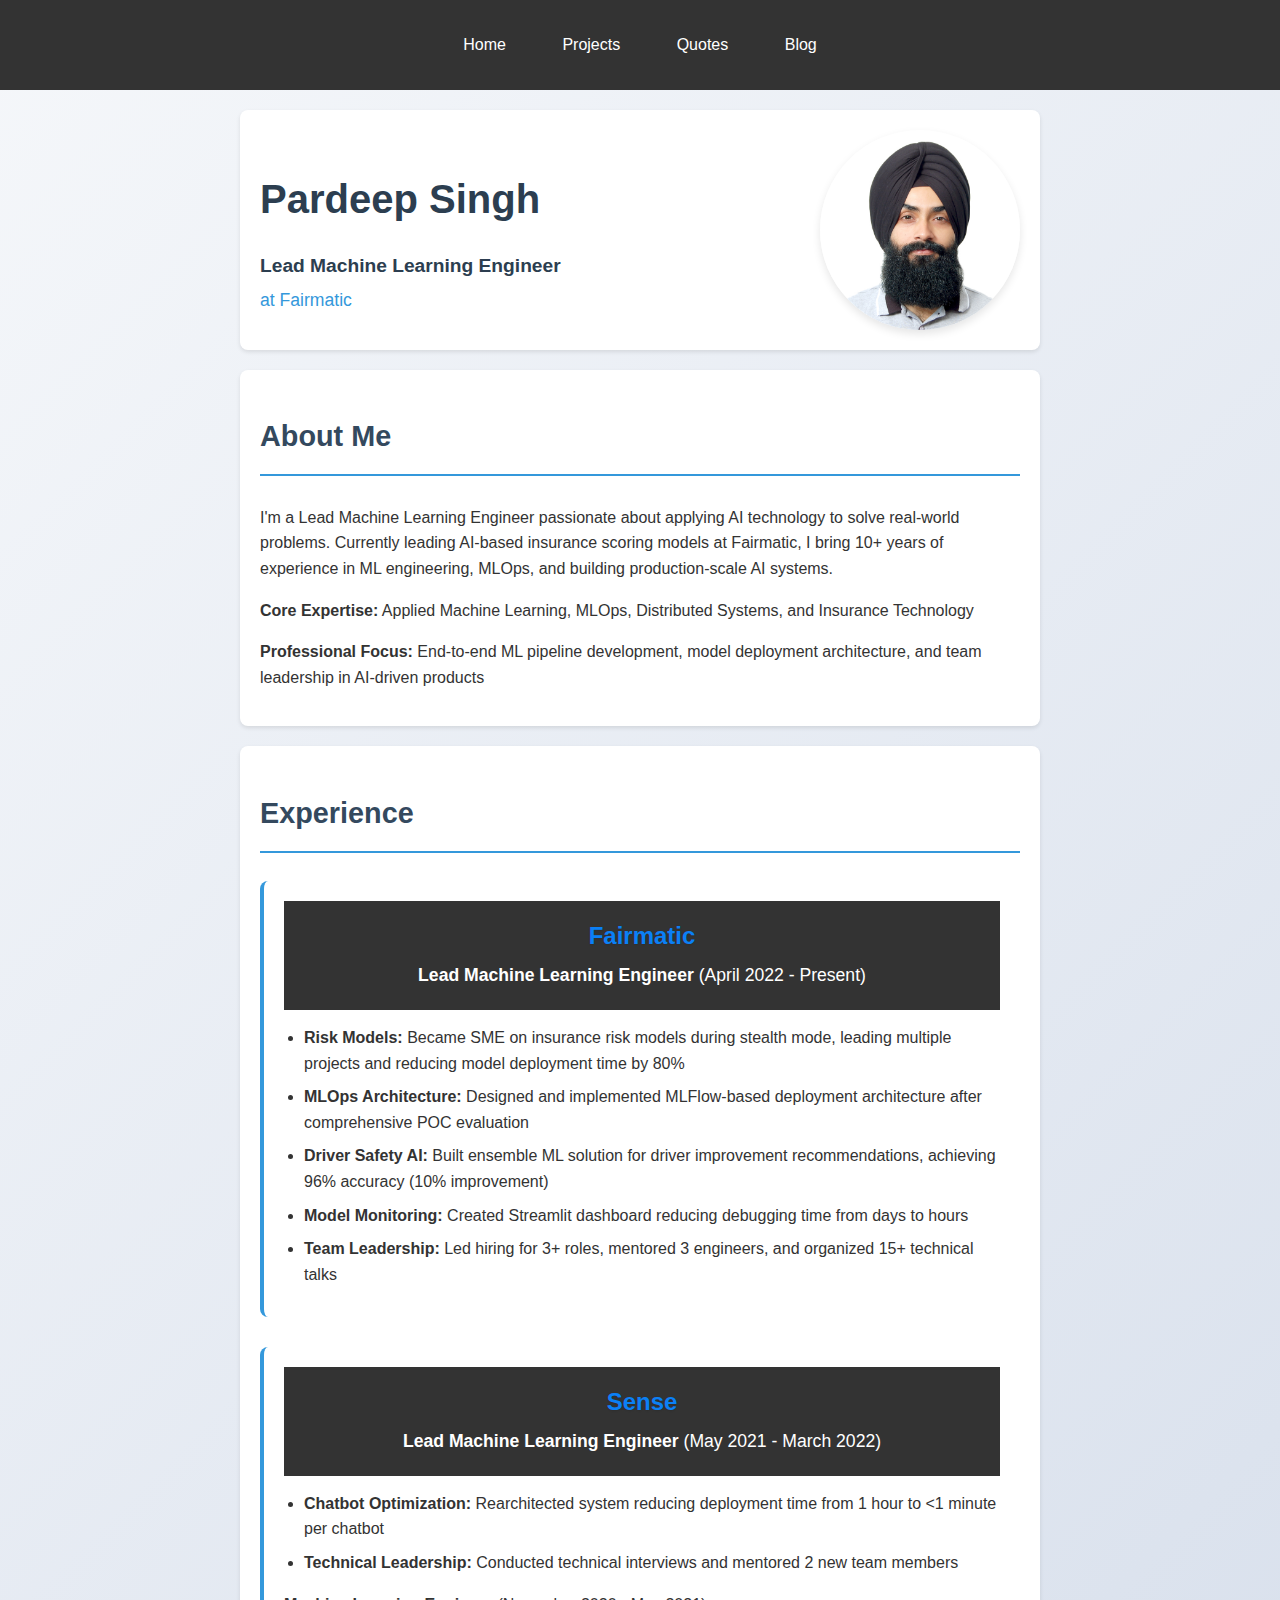
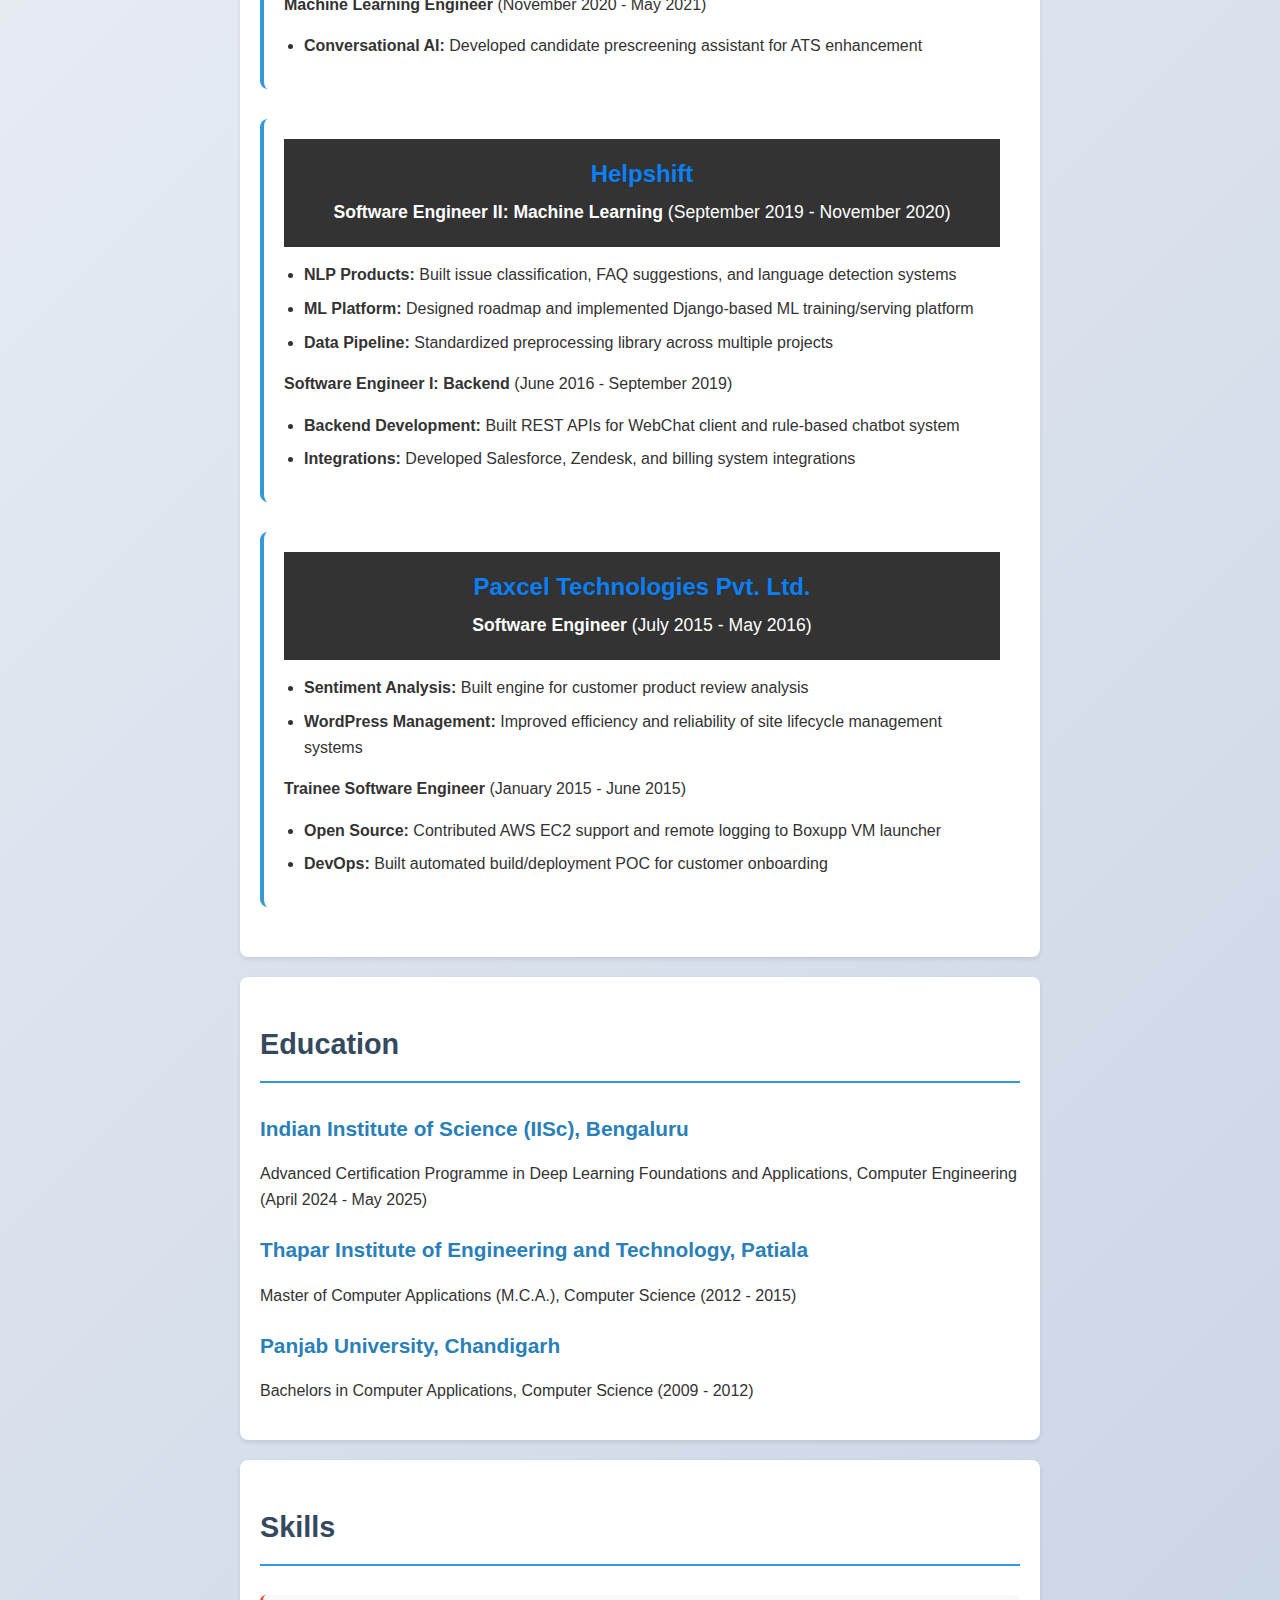
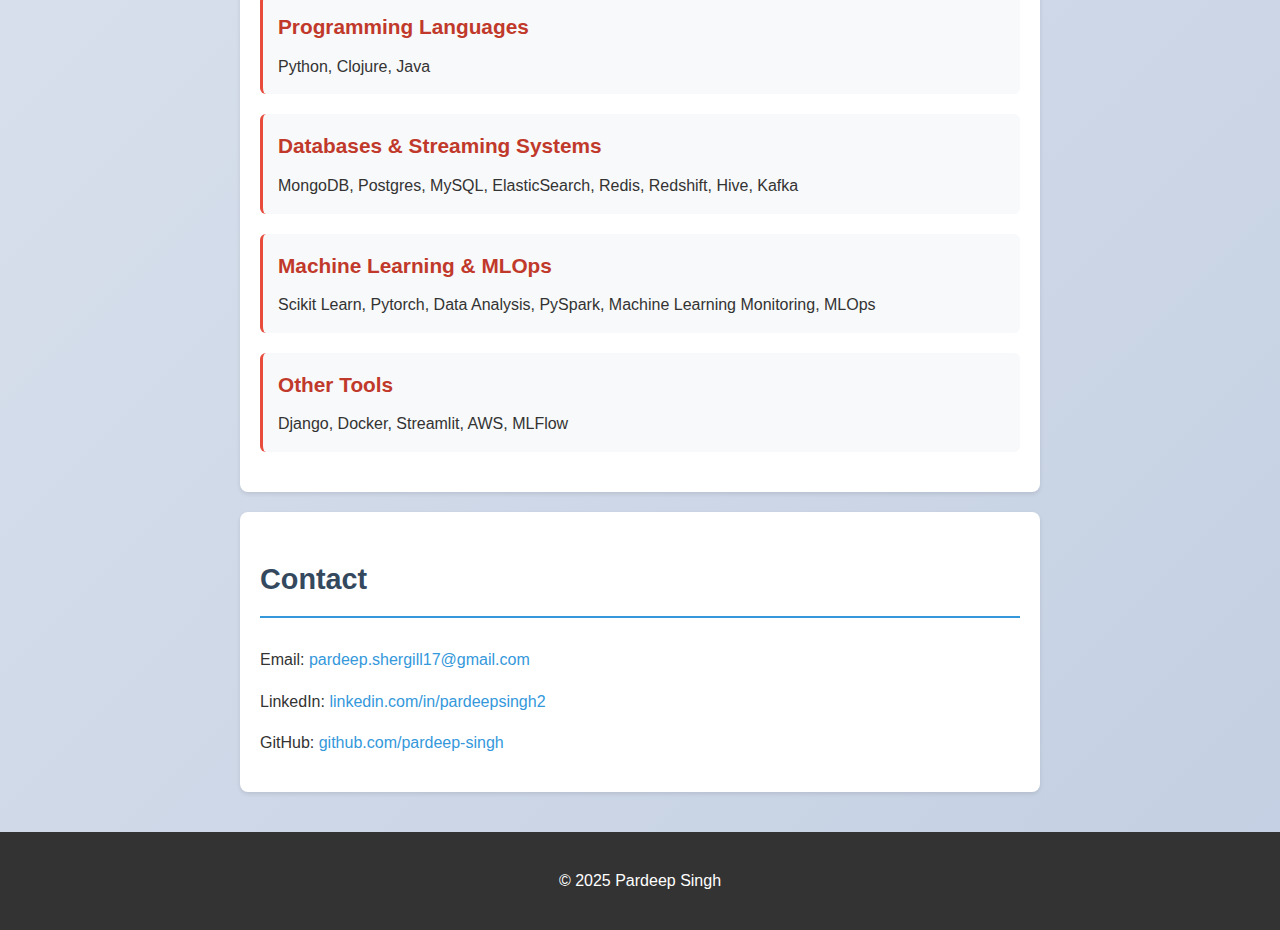
<file: index.html>
<!DOCTYPE html>
<html lang="en">
<head>
    <meta charset="UTF-8">
    <meta name="viewport" content="width=device-width, initial-scale=1.0">
    <meta name="description" content="Pardeep Singh - Lead Machine Learning Engineer at Fairmatic specializing in AI-based insurance scoring models, MLOps, and applied machine learning solutions.">
    <meta name="keywords" content="Machine Learning Engineer, AI, MLOps, Insurance Technology, Python, Deep Learning, Data Science, Fairmatic">
    <meta name="author" content="Pardeep Singh">
    <meta name="robots" content="index, follow">
    
    <!-- Open Graph / Facebook -->
    <meta property="og:type" content="website">
    <meta property="og:title" content="Pardeep Singh - Lead Machine Learning Engineer">
    <meta property="og:description" content="Lead Machine Learning Engineer at Fairmatic specializing in AI-based insurance scoring models, MLOps, and applied machine learning solutions.">
    <meta property="og:url" content="https://pardeep-singh.com">
    <meta property="og:image" content="https://pardeep-singh.github.io/images/my_photo.jpg">
    
    <!-- Twitter -->
    <meta property="twitter:card" content="summary_large_image">
    <meta property="twitter:title" content="Pardeep Singh - Lead Machine Learning Engineer">
    <meta property="twitter:description" content="Lead Machine Learning Engineer at Fairmatic specializing in AI-based insurance scoring models, MLOps, and applied machine learning solutions.">
    <meta property="twitter:image" content="https://pardeep-singh.github.io/images/my_photo.jpg">
    
    <!-- Canonical URL -->
    <link rel="canonical" href="https://pardeep-singh.com/">
    
    <title>Pardeep Singh - Lead Machine Learning Engineer | Personal Website</title>
    <link rel="stylesheet" href="style.css">
</head>
<body>
    <header>
        <nav>
            <ul>
                <li><a href="index.html">Home</a></li>
                <li><a href="projects.html">Projects</a></li>
                <li><a href="quotes.html">Quotes</a></li>
                <li><a href="blog.html">Blog</a></li>
            </ul>
        </nav>
    </header>

    <main>
        <section id="home">
            <div>
                <h1>Pardeep Singh</h1>
                <p class="title">Lead Machine Learning Engineer</p>
                <p class="company">at Fairmatic</p>
            </div>
            <img src="images/my_photo.jpg" alt="Professional headshot of Pardeep Singh, Lead Machine Learning Engineer" width="200" height="200">
        </section>

        <section id="about">
            <h2>About Me</h2>
            <p>I'm a Lead Machine Learning Engineer passionate about applying AI technology to solve real-world problems. Currently leading AI-based insurance scoring models at Fairmatic, I bring 10+ years of experience in ML engineering, MLOps, and building production-scale AI systems.</p>
            <p><strong>Core Expertise:</strong> Applied Machine Learning, MLOps, Distributed Systems, and Insurance Technology</p>
            <p><strong>Professional Focus:</strong> End-to-end ML pipeline development, model deployment architecture, and team leadership in AI-driven products</p>
        </section>

        <section id="experience">
            <h2>Experience</h2>
            <article class="job">
                <header>
                    <h3>Fairmatic</h3>
                    <p><strong>Lead Machine Learning Engineer</strong> <time datetime="2022-04">(April 2022 - Present)</time></p>
                </header>
                <ul>
                    <li><strong>Risk Models:</strong> Became SME on insurance risk models during stealth mode, leading multiple projects and reducing model deployment time by 80%</li>
                    <li><strong>MLOps Architecture:</strong> Designed and implemented MLFlow-based deployment architecture after comprehensive POC evaluation</li>
                    <li><strong>Driver Safety AI:</strong> Built ensemble ML solution for driver improvement recommendations, achieving 96% accuracy (10% improvement)</li>
                    <li><strong>Model Monitoring:</strong> Created Streamlit dashboard reducing debugging time from days to hours</li>
                    <li><strong>Team Leadership:</strong> Led hiring for 3+ roles, mentored 3 engineers, and organized 15+ technical talks</li>
                </ul>
            </article>
            <article class="job">
                <header>
                    <h3>Sense</h3>
                    <p><strong>Lead Machine Learning Engineer</strong> <time datetime="2021-05">(May 2021 - March 2022)</time></p>
                </header>
                <ul>
                    <li><strong>Chatbot Optimization:</strong> Rearchitected system reducing deployment time from 1 hour to <1 minute per chatbot</li>
                    <li><strong>Technical Leadership:</strong> Conducted technical interviews and mentored 2 new team members</li>
                </ul>
                <p><strong>Machine Learning Engineer</strong> <time datetime="2020-11">(November 2020 - May 2021)</time></p>
                <ul>
                    <li><strong>Conversational AI:</strong> Developed candidate prescreening assistant for ATS enhancement</li>
                </ul>
            </article>
            <article class="job">
                <header>
                    <h3>Helpshift</h3>
                    <p><strong>Software Engineer II: Machine Learning</strong> <time datetime="2019-09">(September 2019 - November 2020)</time></p>
                </header>
                <ul>
                    <li><strong>NLP Products:</strong> Built issue classification, FAQ suggestions, and language detection systems</li>
                    <li><strong>ML Platform:</strong> Designed roadmap and implemented Django-based ML training/serving platform</li>
                    <li><strong>Data Pipeline:</strong> Standardized preprocessing library across multiple projects</li>
                </ul>
                <p><strong>Software Engineer I: Backend</strong> <time datetime="2016-06">(June 2016 - September 2019)</time></p>
                <ul>
                    <li><strong>Backend Development:</strong> Built REST APIs for WebChat client and rule-based chatbot system</li>
                    <li><strong>Integrations:</strong> Developed Salesforce, Zendesk, and billing system integrations</li>
                </ul>
            </article>
            <article class="job">
                <header>
                    <h3>Paxcel Technologies Pvt. Ltd.</h3>
                    <p><strong>Software Engineer</strong> <time datetime="2015-07">(July 2015 - May 2016)</time></p>
                </header>
                <ul>
                    <li><strong>Sentiment Analysis:</strong> Built engine for customer product review analysis</li>
                    <li><strong>WordPress Management:</strong> Improved efficiency and reliability of site lifecycle management systems</li>
                </ul>
                <p><strong>Trainee Software Engineer</strong> <time datetime="2015-01">(January 2015 - June 2015)</time></p>
                <ul>
                    <li><strong>Open Source:</strong> Contributed AWS EC2 support and remote logging to Boxupp VM launcher</li>
                    <li><strong>DevOps:</strong> Built automated build/deployment POC for customer onboarding</li>
                </ul>
            </article>
        </section>

        <section id="education">
            <h2>Education</h2>
            <div class="education-item">
                <h3>Indian Institute of Science (IISc), Bengaluru</h3>
                <p>Advanced Certification Programme in Deep Learning Foundations and Applications, Computer Engineering (April 2024 - May 2025)</p>
            </div>
            <div class="education-item">
                <h3>Thapar Institute of Engineering and Technology, Patiala</h3>
                <p>Master of Computer Applications (M.C.A.), Computer Science (2012 - 2015)</p>
            </div>
            <div class="education-item">
                <h3>Panjab University, Chandigarh</h3>
                <p>Bachelors in Computer Applications, Computer Science (2009 - 2012)</p>
            </div>
        </section>

        <section id="skills">
            <h2>Skills</h2>
            <div class="skill-category">
                <h3>Programming Languages</h3>
                <p>Python, Clojure, Java</p>
            </div>
            <div class="skill-category">
                <h3>Databases & Streaming Systems</h3>
                <p>MongoDB, Postgres, MySQL, ElasticSearch, Redis, Redshift, Hive, Kafka</p>
            </div>
            <div class="skill-category">
                <h3>Machine Learning & MLOps</h3>
                <p>Scikit Learn, Pytorch, Data Analysis, PySpark, Machine Learning Monitoring, MLOps</p>
            </div>
            <div class="skill-category">
                <h3>Other Tools</h3>
                <p>Django, Docker, Streamlit, AWS, MLFlow</p>
            </div>
        </section>

        <section id="contact">
            <h2>Contact</h2>
            <p>Email: <a href="mailto:pardeep.shergill17@gmail.com">pardeep.shergill17@gmail.com</a></p>
            <p>LinkedIn: <a href="https://www.linkedin.com/in/pardeepsingh2">linkedin.com/in/pardeepsingh2</a></p>
            <p>GitHub: <a href="https://github.com/pardeep-singh">github.com/pardeep-singh</a></p>
        </section>
    </main>

    <footer>
        <p>&copy; 2025 Pardeep Singh</p>
    </footer>
    
    <!-- JSON-LD Structured Data -->
    <script type="application/ld+json">
    {
        "@context": "https://schema.org",
        "@type": "Person",
        "name": "Pardeep Singh",
        "jobTitle": "Lead Machine Learning Engineer",
        "worksFor": {
            "@type": "Organization",
            "name": "Fairmatic"
        },
        "url": "https://pardeep-singh.github.io",
        "sameAs": [
            "https://www.linkedin.com/in/pardeepsingh2",
            "https://github.com/pardeep-singh",
            "https://www.kaggle.com/pardeep19singh"
        ],
        "email": "pardeep.shergill17@gmail.com",
        "image": "https://pardeep-singh.github.io/images/my_photo.jpg",
        "description": "Lead Machine Learning Engineer at Fairmatic specializing in AI-based insurance scoring models, MLOps, and applied machine learning solutions.",
        "knowsAbout": [
            "Machine Learning",
            "Artificial Intelligence",
            "MLOps",
            "Python",
            "Deep Learning",
            "Data Science",
            "Insurance Technology",
            "Risk Assessment Models"
        ],
        "alumniOf": [
            {
                "@type": "EducationalOrganization",
                "name": "Indian Institute of Science (IISc)"
            },
            {
                "@type": "EducationalOrganization",
                "name": "Thapar Institute of Engineering and Technology"
            },
            {
                "@type": "EducationalOrganization",
                "name": "Panjab University"
            }
        ]
    }
    </script>
</body>
</html>
</file>
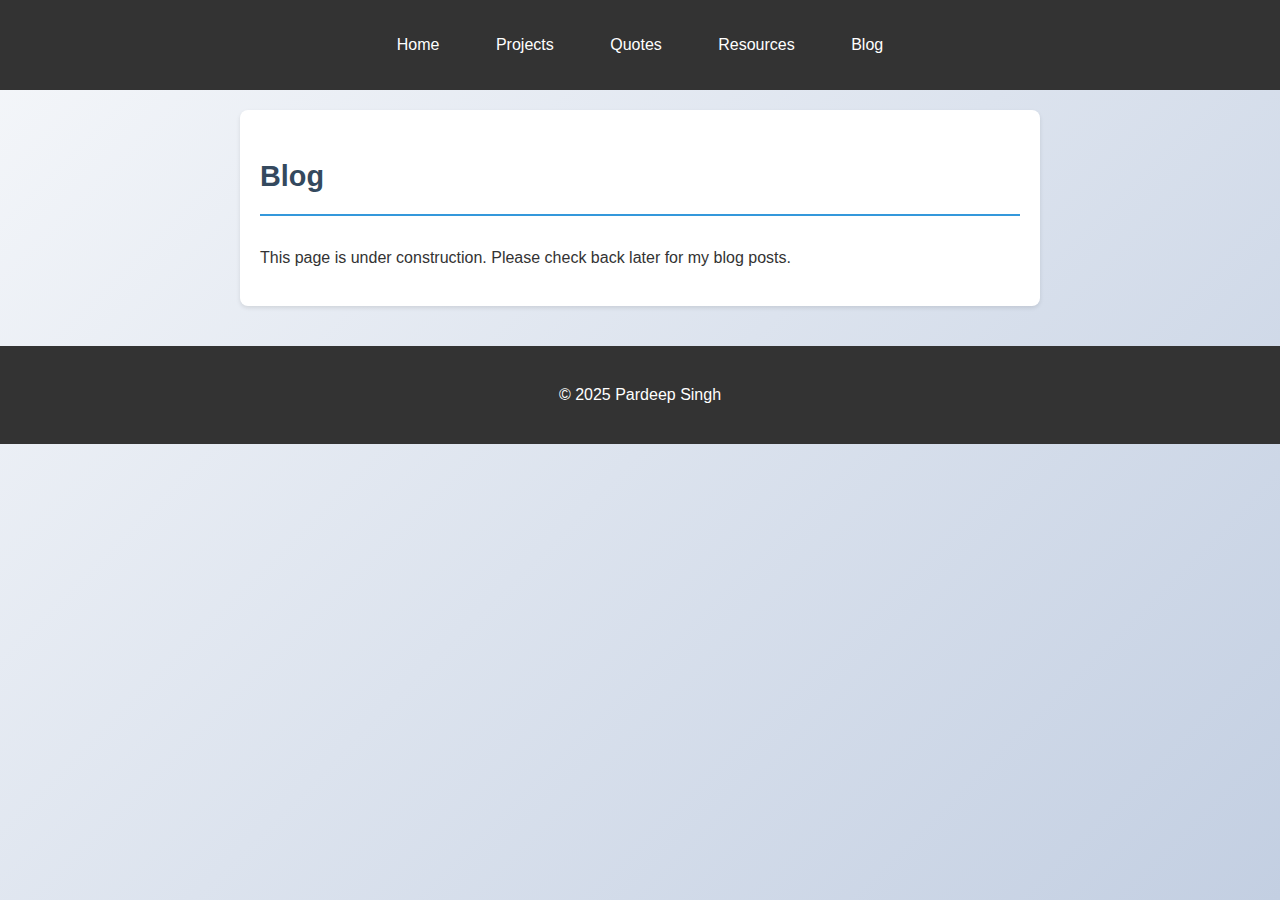
<file: blog.html>
<!DOCTYPE html>
<html lang="en">
<head>
    <meta charset="UTF-8">
    <meta name="viewport" content="width=device-width, initial-scale=1.0">
    <title>Blog - Pardeep Singh</title>
    <link rel="stylesheet" href="style.css">
</head>
<body>
    <header>
        <nav>
            <ul>
                <li><a href="index.html">Home</a></li>
                <li><a href="projects.html">Projects</a></li>
                <li><a href="quotes.html">Quotes</a></li>
                <li><a href="resources.html">Resources</a></li>
                <li><a href="blog.html">Blog</a></li>
            </ul>
        </nav>
    </header>

    <main>
        <section id="blog">
            <h2>Blog</h2>
            <p>This page is under construction. Please check back later for my blog posts.</p>
        </section>
    </main>

    <footer>
        <p>&copy; 2025 Pardeep Singh</p>
    </footer>
</body>
</html>
</file>
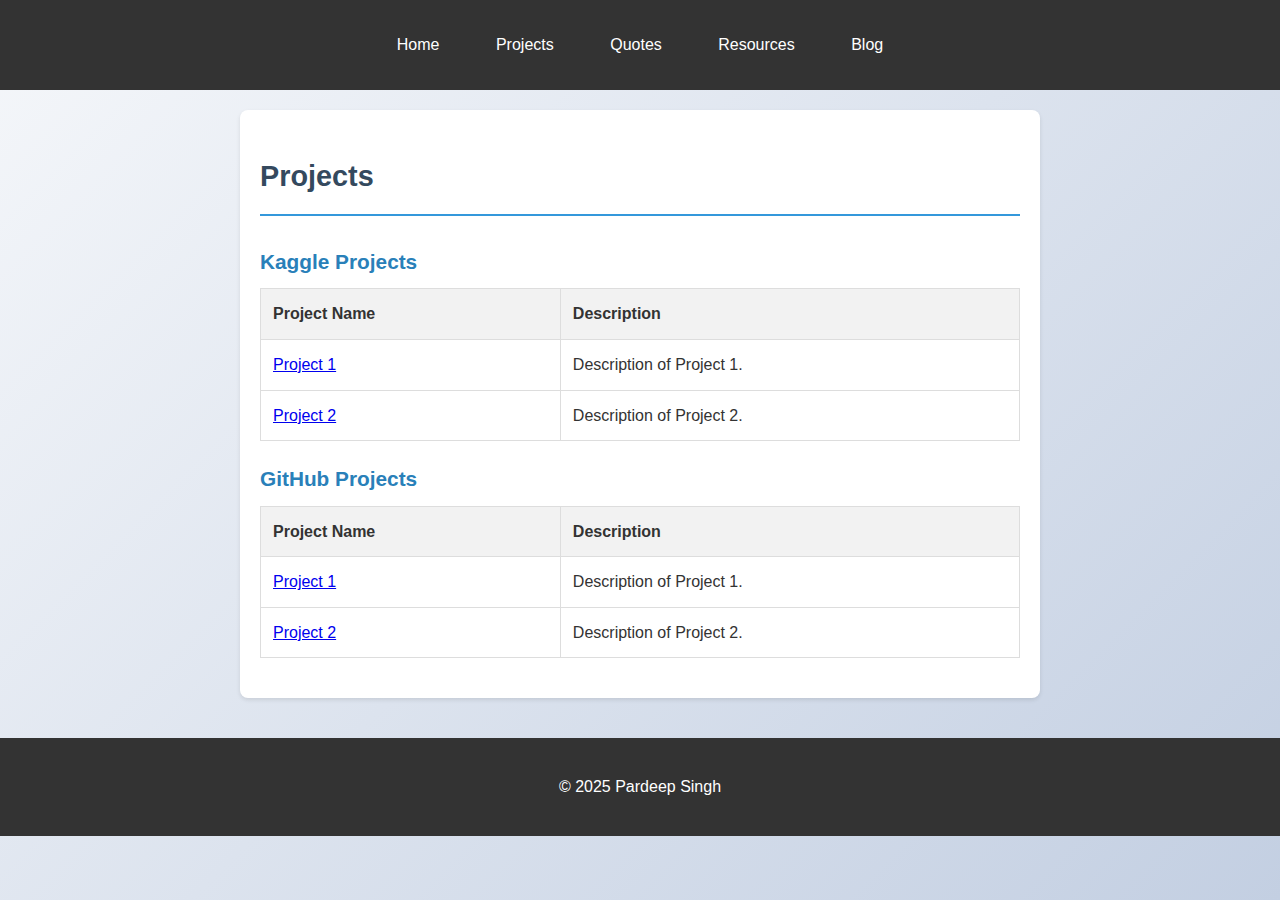
<file: projects.html>
<!DOCTYPE html>
<html lang="en">
<head>
    <meta charset="UTF-8">
    <meta name="viewport" content="width=device-width, initial-scale=1.0">
    <title>Projects - Pardeep Singh</title>
    <link rel="stylesheet" href="style.css">
</head>
<body>
    <header>
        <nav>
            <ul>
                <li><a href="index.html">Home</a></li>
                <li><a href="projects.html">Projects</a></li>
                <li><a href="quotes.html">Quotes</a></li>
                <li><a href="resources.html">Resources</a></li>
                <li><a href="blog.html">Blog</a></li>
            </ul>
        </nav>
    </header>

    <main>
        <section id="projects">
            <h2>Projects</h2>

            <h3>Kaggle Projects</h3>
            <table>
                <thead>
                    <tr>
                        <th>Project Name</th>
                        <th>Description</th>
                    </tr>
                </thead>
                <tbody>
                    <tr>
                        <td><a href="https://www.kaggle.com/pardeep19singh">Project 1</a></td>
                        <td>Description of Project 1.</td>
                    </tr>
                    <tr>
                        <td><a href="https://www.kaggle.com/pardeep19singh">Project 2</a></td>
                        <td>Description of Project 2.</td>
                    </tr>
                </tbody>
            </table>

            <h3>GitHub Projects</h3>
            <table>
                <thead>
                    <tr>
                        <th>Project Name</th>
                        <th>Description</th>
                    </tr>
                </thead>
                <tbody>
                    <tr>
                        <td><a href="https://github.com/pardeep-singh">Project 1</a></td>
                        <td>Description of Project 1.</td>
                    </tr>
                    <tr>
                        <td><a href="https://github.com/pardeep-singh">Project 2</a></td>
                        <td>Description of Project 2.</td>
                    </tr>
                </tbody>
            </table>
        </section>
    </main>

    <footer>
        <p>&copy; 2025 Pardeep Singh</p>
    </footer>
</body>
</html>
</file>
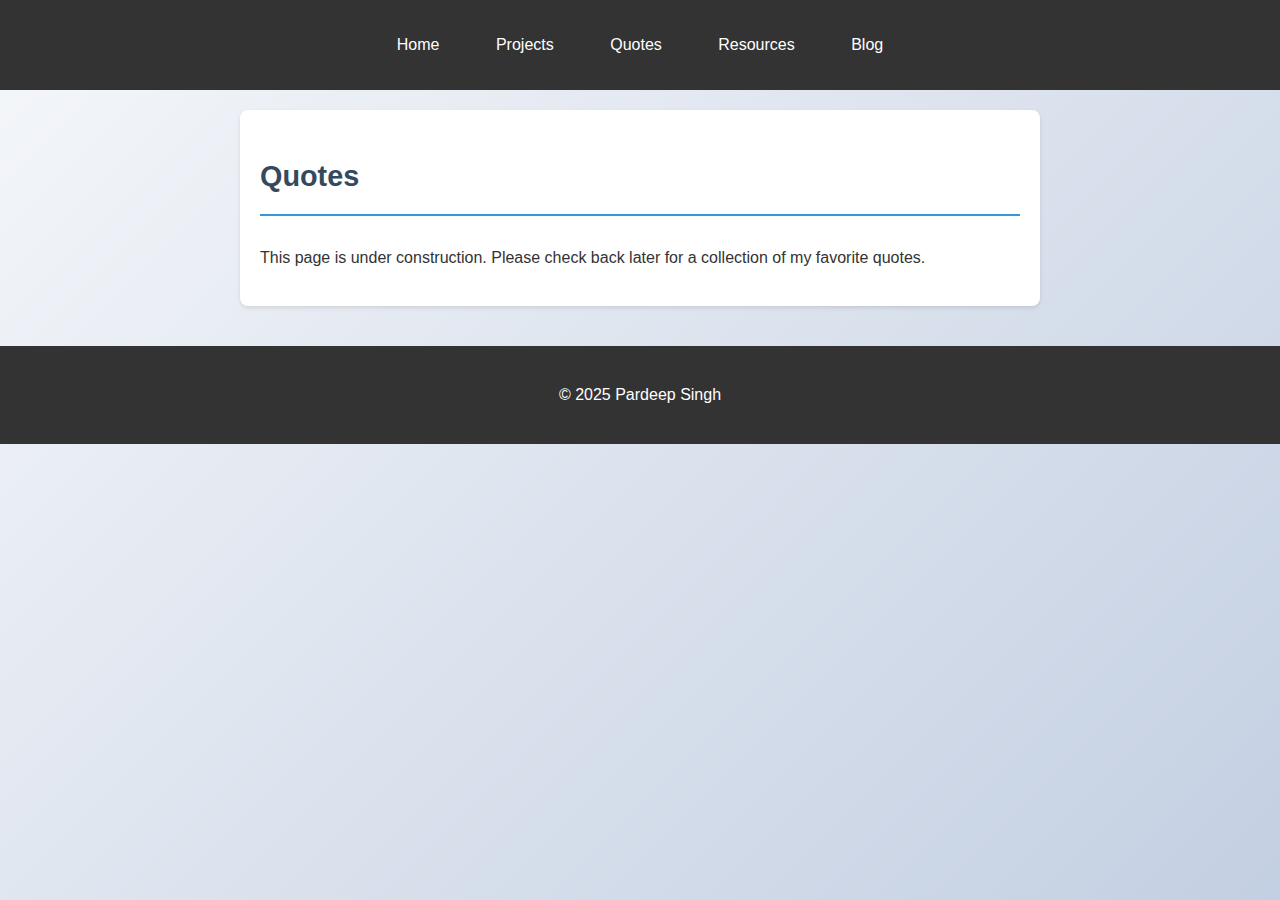
<file: quotes.html>
<!DOCTYPE html>
<html lang="en">
<head>
    <meta charset="UTF-8">
    <meta name="viewport" content="width=device-width, initial-scale=1.0">
    <title>Quotes - Pardeep Singh</title>
    <link rel="stylesheet" href="style.css">
</head>
<body>
    <header>
        <nav>
            <ul>
                <li><a href="index.html">Home</a></li>
                <li><a href="projects.html">Projects</a></li>
                <li><a href="quotes.html">Quotes</a></li>
                <li><a href="resources.html">Resources</a></li>
                <li><a href="blog.html">Blog</a></li>
            </ul>
        </nav>
    </header>

    <main>
        <section id="quotes">
            <h2>Quotes</h2>
            <p>This page is under construction. Please check back later for a collection of my favorite quotes.</p>
        </section>
    </main>

    <footer>
        <p>&copy; 2025 Pardeep Singh</p>
    </footer>
</body>
</html>
</file>
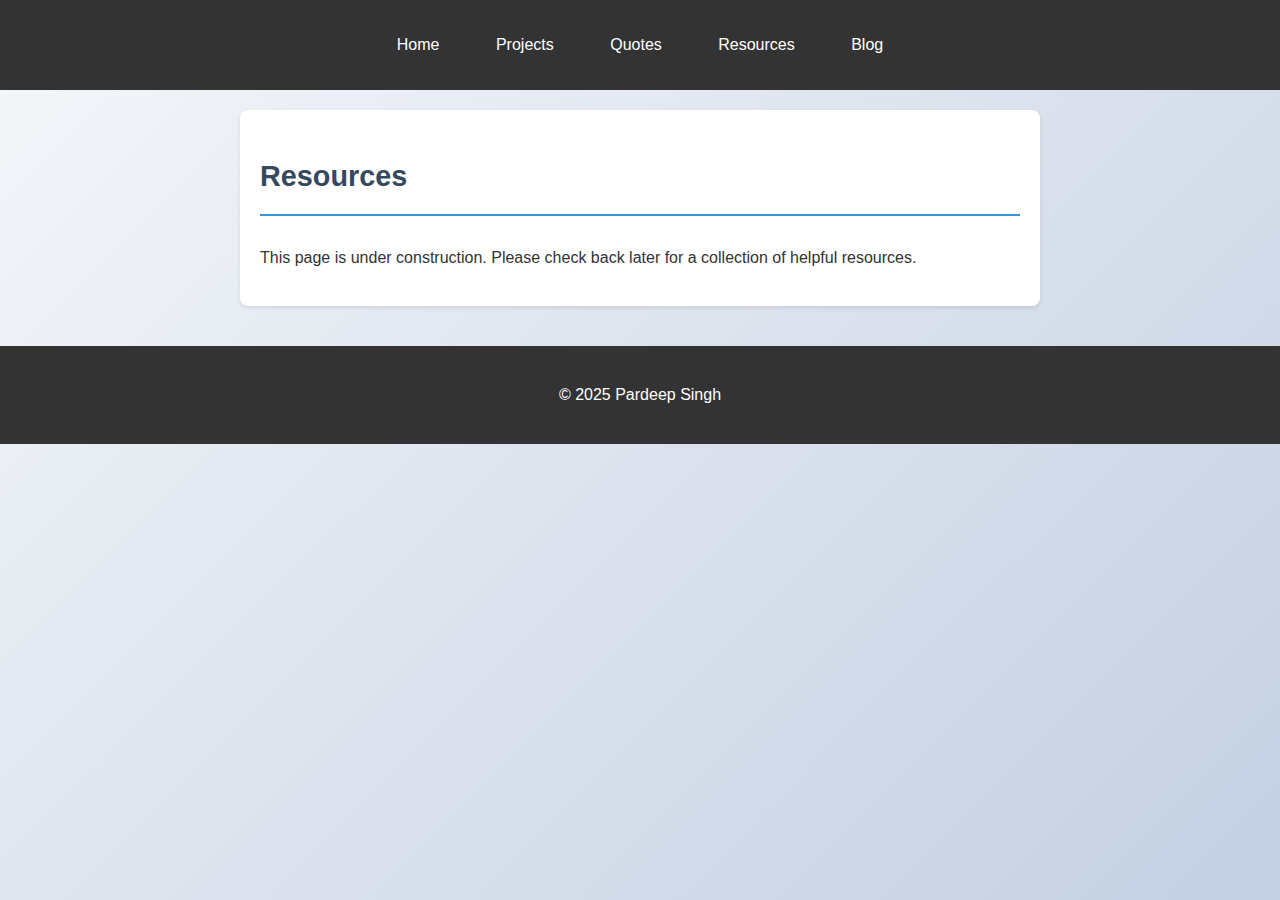
<file: resources.html>
<!DOCTYPE html>
<html lang="en">
<head>
    <meta charset="UTF-8">
    <meta name="viewport" content="width=device-width, initial-scale=1.0">
    <title>Resources - Pardeep Singh</title>
    <link rel="stylesheet" href="style.css">
</head>
<body>
    <header>
        <nav>
            <ul>
                <li><a href="index.html">Home</a></li>
                <li><a href="projects.html">Projects</a></li>
                <li><a href="quotes.html">Quotes</a></li>
                <li><a href="resources.html">Resources</a></li>
                <li><a href="blog.html">Blog</a></li>
            </ul>
        </nav>
    </header>

    <main>
        <section id="resources">
            <h2>Resources</h2>
            <p>This page is under construction. Please check back later for a collection of helpful resources.</p>
        </section>
    </main>

    <footer>
        <p>&copy; 2025 Pardeep Singh</p>
    </footer>
</body>
</html>
</file>
<file: style.css>
body {
    font-family: 'Segoe UI', Tahoma, Geneva, Verdana, sans-serif;
    line-height: 1.6;
    margin: 0;
    padding: 0;
    background: linear-gradient(135deg, #f5f7fa 0%, #c3cfe2 100%);
    color: #333;
    min-height: 100vh;
}

header {
    background: #333;
    color: #fff;
    padding: 1rem 0;
    text-align: center;
}

nav ul {
    padding: 0;
    list-style: none;
}

nav ul li {
    display: inline;
    margin: 0 10px;
}

nav a {
    color: #fff;
    text-decoration: none;
    padding: 8px 16px;
    border-radius: 4px;
    transition: background-color 0.3s ease;
}

nav a:hover {
    background-color: rgba(255,255,255,0.1);
}

main {
    padding: 20px;
    margin: 0 auto;
    max-width: 800px;
}

section {
    margin-bottom: 20px;
    background: #fff;
    padding: 20px;
    border-radius: 8px;
    box-shadow: 0 2px 4px rgba(0,0,0,0.1);
    transition: box-shadow 0.3s ease;
}

section:hover {
    box-shadow: 0 4px 8px rgba(0,0,0,0.15);
}

h1, h2, h3 {
    color: #333;
}

h1 {
    font-size: 2.5em;
    margin-bottom: 0.5em;
    color: #2c3e50;
}

h2 {
    font-size: 1.8em;
    margin-bottom: 1em;
    color: #34495e;
    border-bottom: 2px solid #3498db;
    padding-bottom: 0.5em;
}

h3 {
    font-size: 1.3em;
    color: #2980b9;
    margin-bottom: 0.5em;
}

footer {
    text-align: center;
    padding: 20px;
    background: #333;
    color: #fff;
}

table {
    width: 100%;
    border-collapse: collapse;
    margin-bottom: 20px;
}

table, th, td {
    border: 1px solid #ddd;
}

th, td {
    padding: 12px;
    text-align: left;
}

th {
    background-color: #f2f2f2;
}

#profile-image {
    text-align: center;
}

#profile-image img {
    border-radius: 50%;
}

#home {
    display: flex;
    justify-content: space-between;
    align-items: center;
}

#home .title {
    font-size: 1.2em;
    font-weight: 600;
    color: #2c3e50;
    margin: 5px 0;
}

#home .company {
    font-size: 1.1em;
    color: #3498db;
    font-weight: 500;
    margin: 5px 0;
}

#home img {
    border-radius: 50%;
    box-shadow: 0 4px 8px rgba(0,0,0,0.1);
    transition: transform 0.3s ease;
}

#home img:hover {
    transform: scale(1.05);
}

/* Responsive Design */
@media (max-width: 768px) {
    #home {
        flex-direction: column;
        text-align: center;
    }
    
    #home img {
        margin-top: 20px;
        width: 150px;
        height: 150px;
    }
    
    nav ul li {
        display: block;
        margin: 5px 0;
    }
    
    main {
        padding: 10px;
    }
    
    section {
        padding: 15px;
    }
}

@media (max-width: 480px) {
    #home img {
        width: 120px;
        height: 120px;
    }
    
    h1 {
        font-size: 1.8em;
    }
    
    h2 {
        font-size: 1.4em;
    }
    
    table {
        font-size: 0.9em;
    }
    
    th, td {
        padding: 8px;
    }
}

/* Job styling */
.job {
    margin-bottom: 30px;
    padding: 20px;
    background: transparent;
    border-radius: 8px;
    border-left: 4px solid #3498db;
}

.job header {
    margin-bottom: 15px;
}

.job h3 {
    margin: 0 0 5px 0;
    color: #0b80f6;
    font-size: 1.5em;
    font-weight: 700;
    text-shadow: 0 1px 2px rgba(0,0,0,0.1);
}

.job header p {
    margin: 5px 0;
    font-size: 1.1em;
}

.job ul {
    margin: 10px 0;
    padding-left: 20px;
}

.job li {
    margin-bottom: 8px;
    line-height: 1.6;
}

/* Skills styling */
.skill-category {
    margin-bottom: 20px;
    padding: 15px;
    background: #f8f9fa;
    border-radius: 6px;
    border-left: 3px solid #e74c3c;
}

.skill-category h3 {
    margin-top: 0;
    color: #c0392b;
}

.skill-category p {
    margin: 10px 0 0 0;
    font-weight: 500;
}

/* Contact links */
#contact a {
    color: #3498db;
    text-decoration: none;
    font-weight: 500;
}

#contact a:hover {
    text-decoration: underline;
    color: #2980b9;
}
</file>
